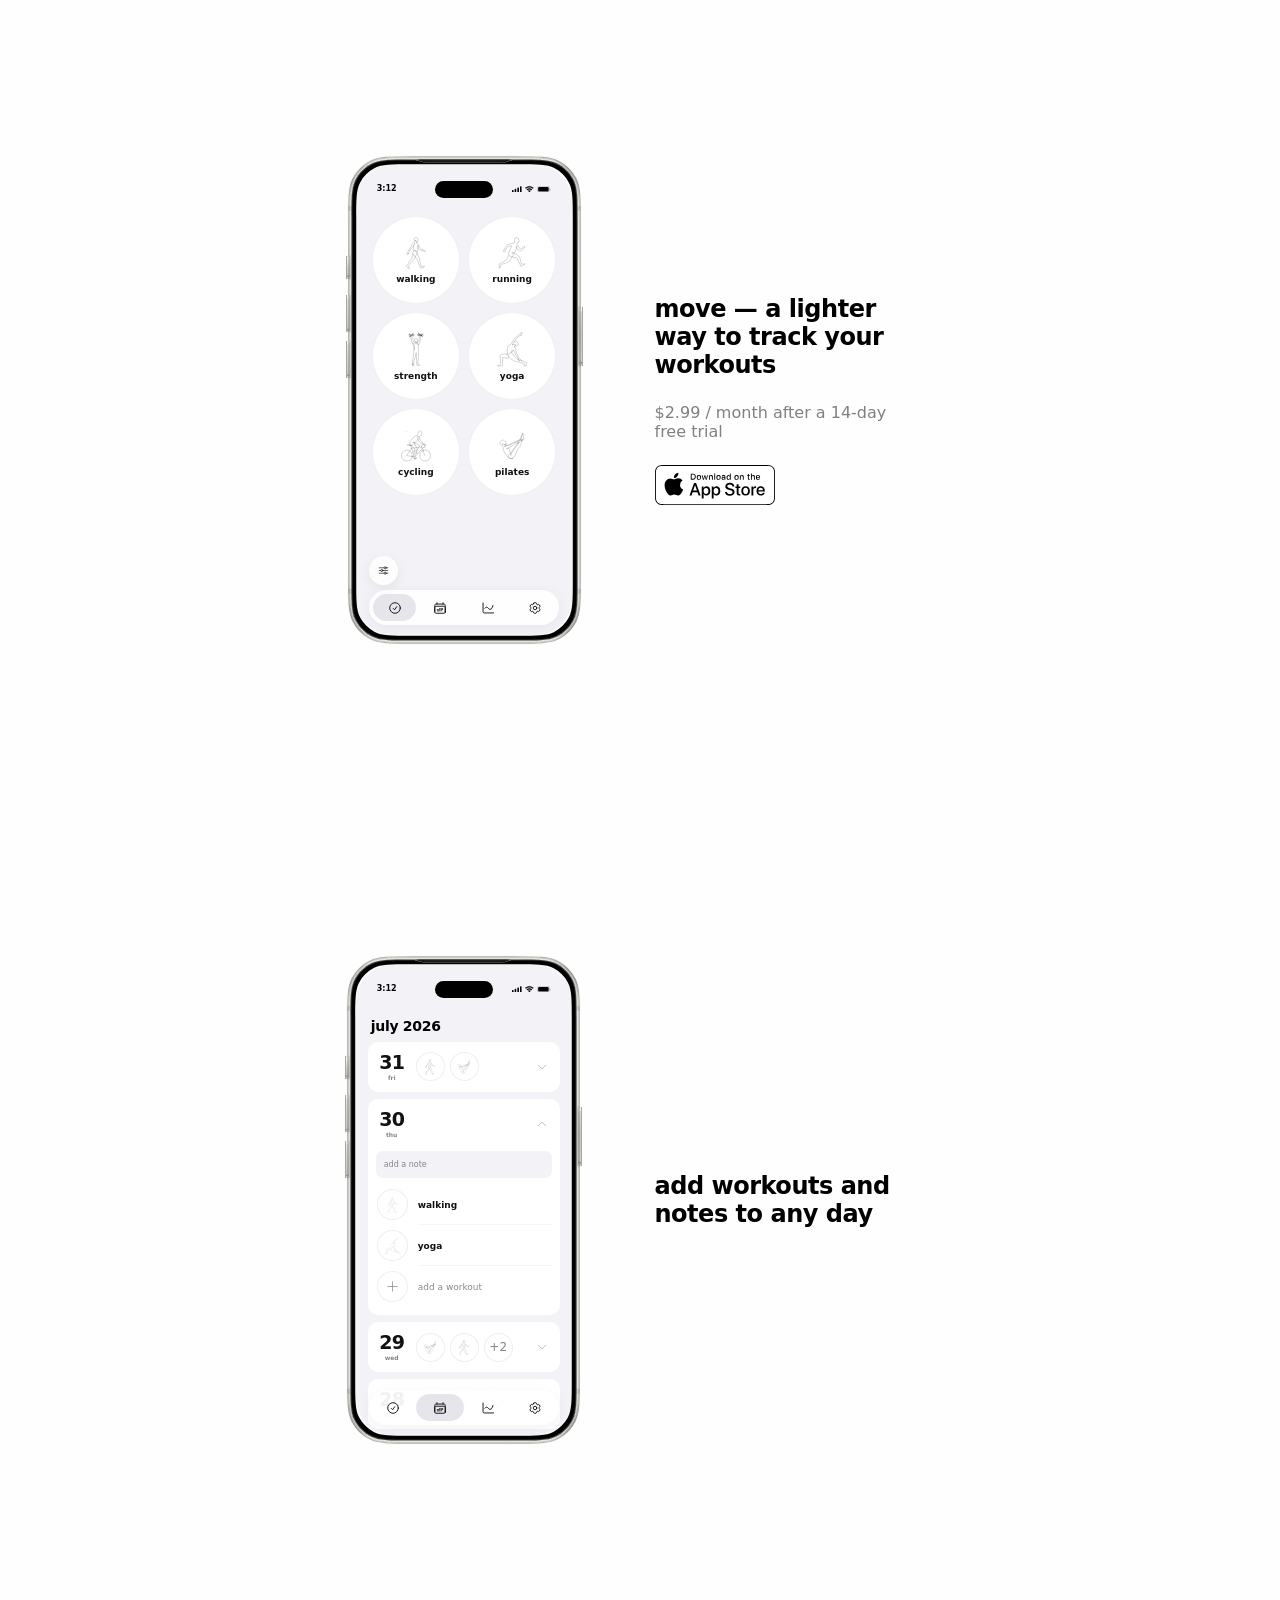
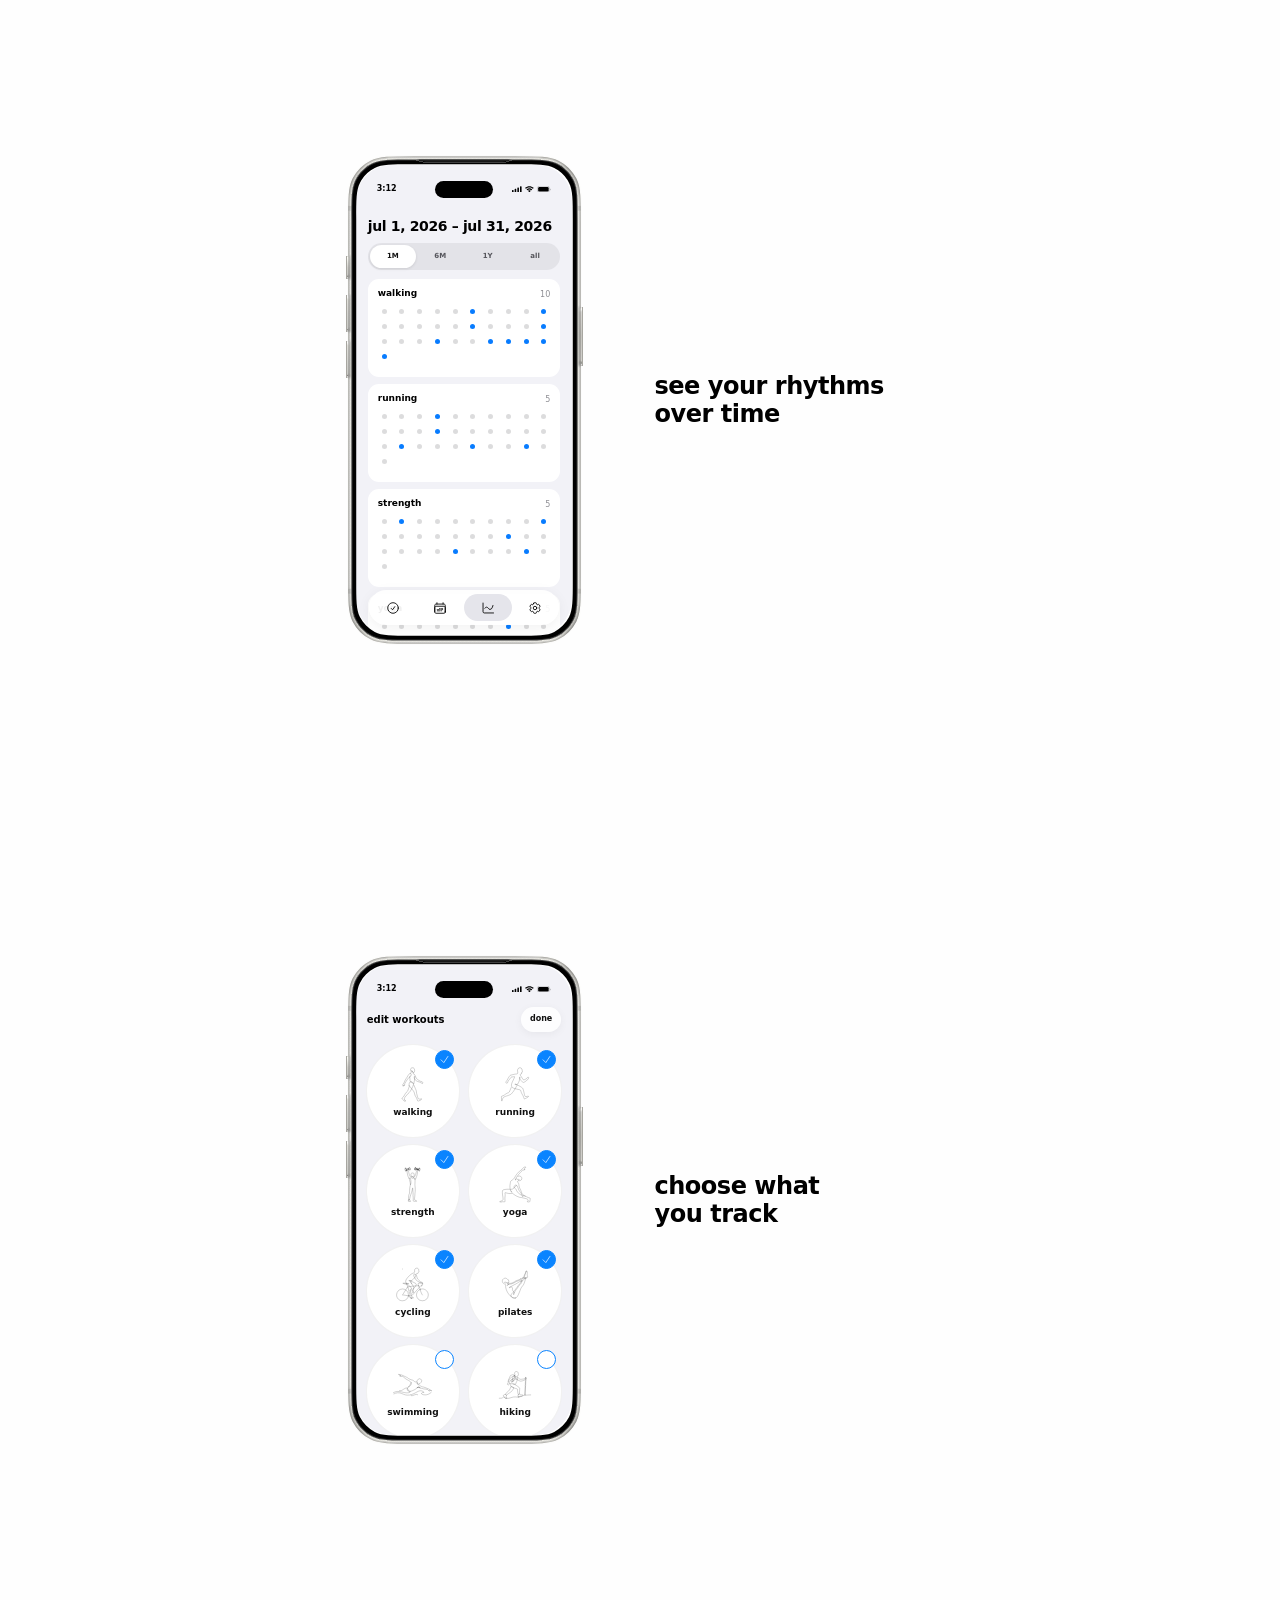
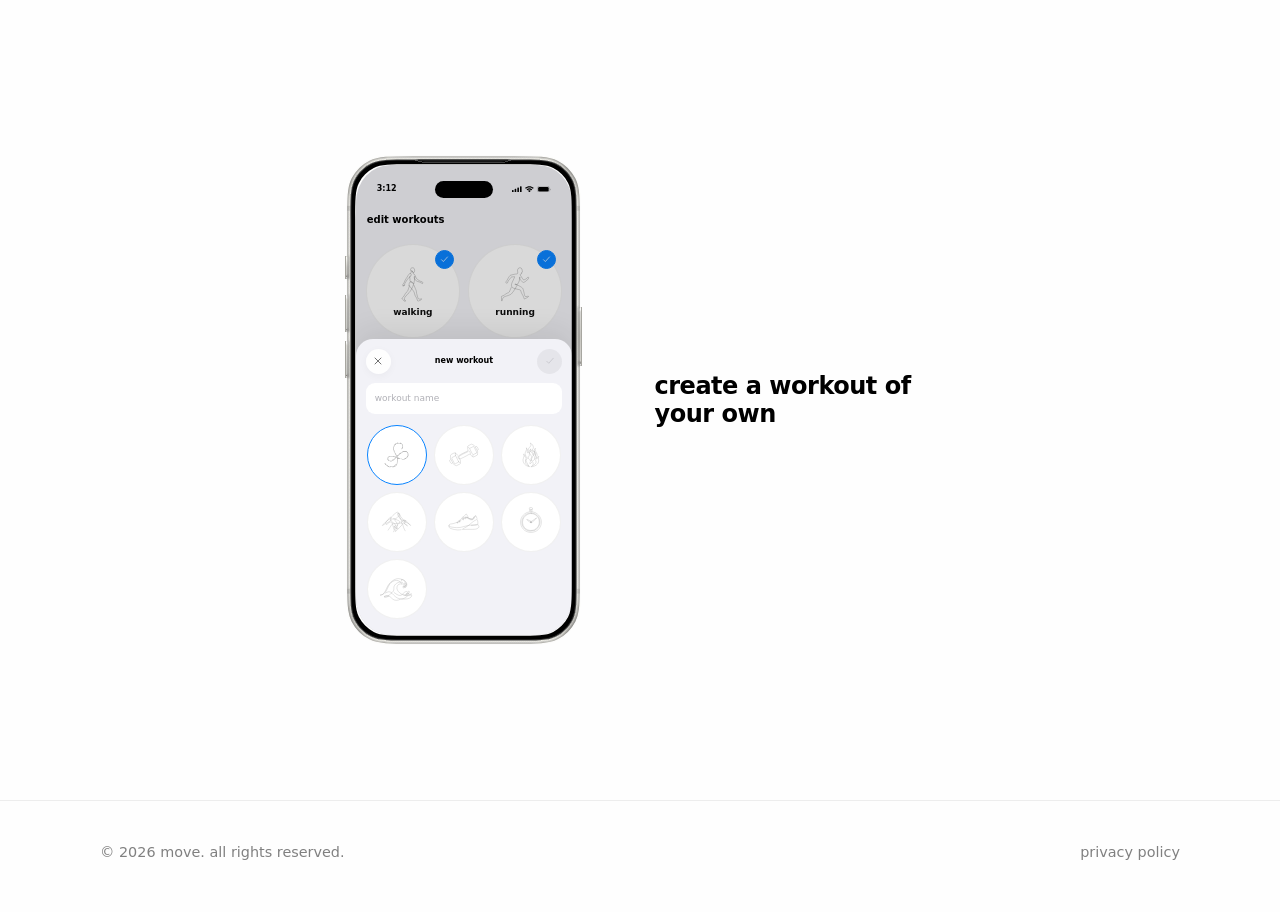
<file: index.html>
<!DOCTYPE html>
<html lang="en">
  <head>
    <meta charset="UTF-8" />
    <meta name="viewport" content="width=device-width, initial-scale=1.0" />
    <meta
      name="description"
      content="move app — a lighter way to track your workouts"
    />
    <title>move — a lighter way to track your workouts</title>
    <link rel="icon" href="favicon.svg" type="image/svg+xml" />
    <link rel="stylesheet" href="styles.css" />
    <script>
      if (!matchMedia("(prefers-reduced-motion: reduce)").matches) {
        document.documentElement.classList.add("js-reveal");
      }
    </script>
  </head>
  <body>
    <main class="landing">
      <section class="panel">
        <div class="panel-inner">
          <figure class="panel-phone demo-phone reveal" aria-label="Interactive demo of the move app workout screen">
            <div class="demo-screen">
              <div class="demo-status" aria-hidden="true">
                <span>3:12</span>
                <span class="demo-island"></span>
                <svg width="78" height="13" viewBox="0 0 78 13" fill="none" xmlns="http://www.w3.org/2000/svg">
                  <path fill-rule="evenodd" clip-rule="evenodd" d="M19.2 1.53301C19.2 0.899963 18.7224 0.38678 18.1333 0.38678H17.0667C16.4776 0.38678 16 0.899963 16 1.53301V11.467C16 12.1 16.4776 12.6132 17.0667 12.6132H18.1333C18.7224 12.6132 19.2 12.1 19.2 11.467V1.53301ZM11.7659 2.83206H12.8326C13.4217 2.83206 13.8992 3.35756 13.8992 4.0058V11.4395C13.8992 12.0877 13.4217 12.6132 12.8326 12.6132H11.7659C11.1768 12.6132 10.6992 12.0877 10.6992 11.4395V4.0058C10.6992 3.35756 11.1768 2.83206 11.7659 2.83206ZM7.43411 5.48111H6.36745C5.77834 5.48111 5.30078 6.0133 5.30078 6.66979V11.4245C5.30078 12.081 5.77834 12.6132 6.36745 12.6132H7.43411C8.02322 12.6132 8.50078 12.081 8.50078 11.4245V6.66979C8.50078 6.0133 8.02322 5.48111 7.43411 5.48111ZM2.13333 7.9264H1.06667C0.477563 7.9264 0 8.45099 0 9.0981V11.4415C0 12.0886 0.477563 12.6132 1.06667 12.6132H2.13333C2.72244 12.6132 3.2 12.0886 3.2 11.4415V9.0981C3.2 8.45099 2.72244 7.9264 2.13333 7.9264Z" fill="black" style="fill:black;fill-opacity:1;"/>
                  <path fill-rule="evenodd" clip-rule="evenodd" d="M34.7713 2.80216C37.2584 2.80226 39.6504 3.72435 41.4529 5.37783C41.5887 5.50548 41.8056 5.50387 41.9393 5.37422L43.2368 4.11075C43.3045 4.04499 43.3422 3.95591 43.3417 3.86323C43.3411 3.77055 43.3023 3.68191 43.2338 3.61691C38.5028 -0.757802 31.0391 -0.757802 26.3081 3.61691C26.2395 3.68186 26.2007 3.77047 26.2 3.86316C26.1994 3.95584 26.2371 4.04494 26.3047 4.11075L27.6026 5.37422C27.7362 5.50407 27.9533 5.50568 28.0889 5.37783C29.8917 3.72424 32.284 2.80215 34.7713 2.80216ZM34.768 7.02243C36.1253 7.02235 37.4342 7.53409 38.4403 8.45822C38.5764 8.58937 38.7907 8.58653 38.9234 8.45181L40.2107 7.1325C40.2785 7.0633 40.3161 6.96942 40.3151 6.87187C40.3141 6.77432 40.2746 6.68124 40.2055 6.61345C37.1416 3.7226 32.3969 3.7226 29.3331 6.61345C29.2639 6.68124 29.2244 6.77437 29.2235 6.87195C29.2225 6.96953 29.2603 7.0634 29.3282 7.1325L30.6151 8.45181C30.7478 8.58653 30.9622 8.58937 31.0982 8.45822C32.1037 7.5347 33.4115 7.023 34.768 7.02243ZM37.2924 9.81599C37.2943 9.92134 37.2572 10.0229 37.1899 10.0967L35.0133 12.5514C34.9495 12.6236 34.8625 12.6642 34.7717 12.6642C34.6809 12.6642 34.594 12.6236 34.5301 12.5514L32.3531 10.0967C32.2859 10.0229 32.2489 9.92125 32.2509 9.8159C32.2529 9.71055 32.2937 9.61079 32.3637 9.54017C33.7538 8.22628 35.7897 8.22628 37.1798 9.54017C37.2497 9.61084 37.2905 9.71064 37.2924 9.81599Z" fill="black" style="fill:black;fill-opacity:1;"/>
                  <rect opacity="0.35" x="50.8417" y="0.5" width="24" height="12" rx="3.8" stroke="black" style="stroke:black;stroke-opacity:1;"/>
                  <path opacity="0.4" d="M76.3417 4.78113V8.8566C77.1464 8.51143 77.6697 7.70847 77.6697 6.81886C77.6697 5.92926 77.1464 5.1263 76.3417 4.78113" fill="black" style="fill:black;fill-opacity:1;"/>
                  <rect x="52.3417" y="2" width="21" height="9" rx="2.5" fill="black" style="fill:black;fill-opacity:1;"/>
                  </svg>

              </div>

              <div class="demo-grid">
                <button class="demo-workout" type="button" data-workout="walking">
                  <span class="demo-workout-progress"></span>
                  <img src="images/workout-walking.svg" alt="" width="36" height="36" />
                  <span>walking</span>
                </button>
                <button class="demo-workout" type="button" data-workout="running">
                  <span class="demo-workout-progress"></span>
                  <img src="images/workout-running.svg" alt="" width="36" height="36" />
                  <span>running</span>
                </button>
                <button class="demo-workout" type="button" data-workout="strength">
                  <span class="demo-workout-progress"></span>
                  <img src="images/workout-lifting.svg" alt="" width="36" height="36" />
                  <span>strength</span>
                </button>
                <button class="demo-workout" type="button" data-workout="yoga">
                  <span class="demo-workout-progress"></span>
                  <img src="images/workout-yoga.svg" alt="" width="36" height="36" />
                  <span>yoga</span>
                </button>
                <button class="demo-workout" type="button" data-workout="cycling">
                  <span class="demo-workout-progress"></span>
                  <img src="images/workout-biking.svg" alt="" width="36" height="36" />
                  <span>cycling</span>
                </button>
                <button class="demo-workout" type="button" data-workout="pilates">
                  <span class="demo-workout-progress"></span>
                  <img src="images/workout-pilates.svg" alt="" width="36" height="36" />
                  <span>pilates</span>
                </button>
              </div>

              <div class="demo-toolbar" aria-hidden="true">
                <span class="demo-edit">
                  <svg viewBox="0 0 24 24" width="24" height="24" aria-hidden="true">
                    <path d="M4 7h9m4 0h3M4 12h3m4 0h9M4 17h9m4 0h3" />
                    <circle cx="15" cy="7" r="2" />
                    <circle cx="9" cy="12" r="2" />
                    <circle cx="15" cy="17" r="2" />
                  </svg>
                </span>
                <span class="demo-tabs">
                  <b><img src="images/tab-check.svg" alt="" /></b>
                  <i><img src="images/tab-calendar.svg" alt="" /></i>
                  <i><img src="images/tab-stats.svg" alt="" /></i>
                  <i><img src="images/tab-settings.svg" alt="" /></i>
                </span>
              </div>
              <p class="visually-hidden" aria-live="polite" data-demo-status></p>
            </div>
          </figure>
          <div class="panel-copy reveal">
            <h1>move — a lighter way to track your workouts</h1>
            <p class="panel-pricing">$2.99 / month after a 14-day free trial</p>
            <a
              class="app-store-badge"
              href="https://apps.apple.com/us/app/move-workout-tracker/id6801334936"
              target="_blank"
              rel="noopener noreferrer"
            >
              <img
                src="Download_on_the_App_Store_Badge_US-UK_RGB_wht_092917.svg"
                alt=""
                width="120"
                height="40"
              />
              <span class="visually-hidden">
                Download on the App Store (opens in a new tab)
              </span>
            </a>
          </div>
        </div>
      </section>

      <section class="panel">
        <div class="panel-inner">
          <figure class="panel-phone demo-phone calendar-demo-phone reveal" aria-label="Interactive demo of the move app calendar">
            <div class="demo-screen calendar-demo-screen" data-calendar-demo>
              <div data-calendar-status></div>

              <button class="calendar-sticky-header" type="button" tabindex="-1">july 2026</button>

              <div class="calendar-scroll" data-calendar-scroll>
                <h2 class="calendar-month-title">july 2026</h2>
                <div class="calendar-days" data-calendar-days></div>
              </div>

              <div class="calendar-toolbar" aria-hidden="true">
                <span class="demo-tabs">
                  <i><img src="images/tab-check.svg" alt="" /></i>
                  <b><img src="images/tab-calendar.svg" alt="" /></b>
                  <i><img src="images/tab-stats.svg" alt="" /></i>
                  <i><img src="images/tab-settings.svg" alt="" /></i>
                </span>
              </div>

              <div class="calendar-sheet-layer" data-calendar-sheet-layer hidden>
                <button class="calendar-sheet-backdrop" type="button" data-calendar-sheet-dismiss aria-label="Close"></button>
                <section class="calendar-sheet" role="dialog" aria-modal="true" aria-labelledby="calendar-sheet-title">
                  <header class="calendar-sheet-header">
                    <h3 id="calendar-sheet-title" data-calendar-sheet-title></h3>
                    <button class="calendar-sheet-close" type="button" data-calendar-sheet-close aria-label="Close">×</button>
                  </header>
                  <div class="calendar-workout-picker" data-calendar-workout-picker></div>
                </section>
              </div>

              <div class="calendar-sheet-layer" data-note-sheet-layer hidden>
                <button class="calendar-sheet-backdrop" type="button" data-note-cancel aria-label="Cancel"></button>
                <section class="calendar-sheet calendar-note-sheet" role="dialog" aria-modal="true" aria-labelledby="note-sheet-title">
                  <header class="calendar-sheet-header calendar-note-header">
                    <button class="calendar-sheet-close" type="button" data-note-cancel aria-label="Cancel">×</button>
                    <h3 id="note-sheet-title" data-note-sheet-title></h3>
                    <button class="calendar-note-save" type="button" data-note-save aria-label="Save note">✓</button>
                  </header>
                  <textarea data-note-input aria-label="Note"></textarea>
                </section>
              </div>
            </div>
          </figure>
          <p class="panel-copy reveal">add workouts and notes to any day</p>
        </div>
      </section>

      <section class="panel">
        <div class="panel-inner">
          <figure class="panel-phone demo-phone stats-demo-phone reveal" aria-label="Interactive demo of move workout statistics">
            <div class="demo-screen stats-demo-screen" data-stats-demo>
              <div data-stats-status></div>

              <div class="stats-sticky-header" data-stats-sticky-title></div>

              <div class="stats-scroll" data-stats-scroll>
                <h2 class="stats-date-title" data-stats-date-title></h2>
                <div class="stats-range-picker" role="group" aria-label="History range">
                  <button type="button" data-stats-range="month" aria-pressed="true">1M</button>
                  <button type="button" data-stats-range="sixMonths" aria-pressed="false">6M</button>
                  <button type="button" data-stats-range="year" aria-pressed="false">1Y</button>
                  <button type="button" data-stats-range="allTime" aria-pressed="false">all</button>
                </div>
                <div class="stats-cards" data-stats-cards></div>
              </div>

              <div class="stats-toolbar" aria-hidden="true">
                <span class="demo-tabs">
                  <i><img src="images/tab-check.svg" alt="" /></i>
                  <i><img src="images/tab-calendar.svg" alt="" /></i>
                  <b><img src="images/tab-stats.svg" alt="" /></b>
                  <i><img src="images/tab-settings.svg" alt="" /></i>
                </span>
              </div>
            </div>
          </figure>
          <p class="panel-copy reveal">see your rhythms over time</p>
        </div>
      </section>

      <section class="panel">
        <div class="panel-inner">
          <figure class="panel-phone demo-phone workout-editor-demo-phone reveal" aria-label="Interactive demo for choosing which workouts to track">
            <div class="demo-screen workout-editor-demo-screen" data-workout-editor-demo>
              <div data-workout-editor-status></div>

              <section class="workout-editor-view is-active" data-workout-editor-view aria-label="Edit workouts">
                <header class="workout-editor-header">
                  <strong>edit workouts</strong>
                  <button type="button" data-workout-editor-done>done</button>
                </header>
                <div class="workout-editor-scroll" data-workout-editor-scroll>
                  <div class="workout-editor-grid" data-workout-editor-grid></div>
                </div>
              </section>

              <section class="workout-complete-view" data-workout-complete-view aria-label="Complete a workout" aria-hidden="true">
                <div class="demo-grid workout-editor-complete-grid" data-workout-complete-grid></div>
                <div class="demo-toolbar workout-editor-toolbar">
                  <button class="demo-edit workout-editor-edit-button" type="button" data-workout-editor-open aria-label="Edit workouts">
                    <svg viewBox="0 0 24 24" width="24" height="24" aria-hidden="true">
                      <path d="M4 7h9m4 0h3M4 12h3m4 0h9M4 17h9m4 0h3" />
                      <circle cx="15" cy="7" r="2" />
                      <circle cx="9" cy="12" r="2" />
                      <circle cx="15" cy="17" r="2" />
                    </svg>
                  </button>
                  <span class="demo-tabs" aria-hidden="true">
                    <b><img src="images/tab-check.svg" alt="" /></b>
                    <i><img src="images/tab-calendar.svg" alt="" /></i>
                    <i><img src="images/tab-stats.svg" alt="" /></i>
                    <i><img src="images/tab-settings.svg" alt="" /></i>
                  </span>
                </div>
              </section>

              <p class="visually-hidden" aria-live="polite" data-workout-editor-announcement></p>
            </div>
          </figure>
          <p class="panel-copy reveal">choose what you track</p>
        </div>
      </section>

      <section class="panel">
        <div class="panel-inner">
          <figure class="panel-phone demo-phone custom-workout-demo-phone reveal" aria-label="Interactive demo for creating a custom workout">
            <div class="demo-screen custom-workout-demo-screen" data-custom-workout-demo>
              <div data-custom-workout-status></div>

              <header class="custom-workout-editor-header">
                <strong>edit workouts</strong>
              </header>

              <div class="custom-workout-editor-scroll" data-custom-workout-scroll>
                <div class="workout-editor-grid" data-custom-workout-grid></div>
              </div>

              <div class="custom-workout-sheet-layer is-open" data-custom-workout-layer aria-hidden="false">
                <button class="custom-workout-backdrop" type="button" data-custom-workout-cancel aria-label="Close new workout editor"></button>
                <form class="custom-workout-sheet" data-custom-workout-form aria-labelledby="custom-workout-title">
                  <header class="custom-workout-sheet-header">
                    <button class="custom-workout-sheet-button" type="button" data-custom-workout-cancel aria-label="Cancel">
                      <svg viewBox="0 0 24 24" width="24" height="24" aria-hidden="true"><path d="M6 6l12 12M18 6 6 18" /></svg>
                    </button>
                    <h3 id="custom-workout-title">new workout</h3>
                    <button class="custom-workout-sheet-button is-save" type="submit" data-custom-workout-save aria-label="Save workout" disabled>
                      <svg viewBox="0 0 24 24" width="24" height="24" aria-hidden="true"><path d="m5.5 12.5 4 4 9-10" /></svg>
                    </button>
                  </header>

                  <input
                    class="custom-workout-name"
                    type="text"
                    data-custom-workout-name
                    placeholder="workout name"
                    aria-label="Workout name"
                    autocomplete="off"
                    autocapitalize="words"
                  />
                  <div class="custom-workout-icon-grid" data-custom-workout-icons role="radiogroup" aria-label="Workout illustration"></div>
                </form>
              </div>

              <p class="visually-hidden" aria-live="polite" data-custom-workout-announcement></p>
            </div>
          </figure>
          <p class="panel-copy reveal">create a workout of your own</p>
        </div>
      </section>
    </main>

    <footer class="site-footer">
      <div class="container footer-inner">
        <p>&copy; 2026 move. all rights reserved.</p>
        <nav class="footer-links" aria-label="Footer">
          <a href="privacy.html">privacy policy</a>
        </nav>
      </div>
    </footer>
    <script src="reveal.js"></script>
    <script src="demo-data.js"></script>
    <script src="demo.js"></script>
    <script src="calendar-demo.js"></script>
    <script src="stats-demo.js"></script>
    <script src="workout-editor-demo.js"></script>
    <script src="custom-workout-demo.js"></script>
  </body>
</html>
</file>
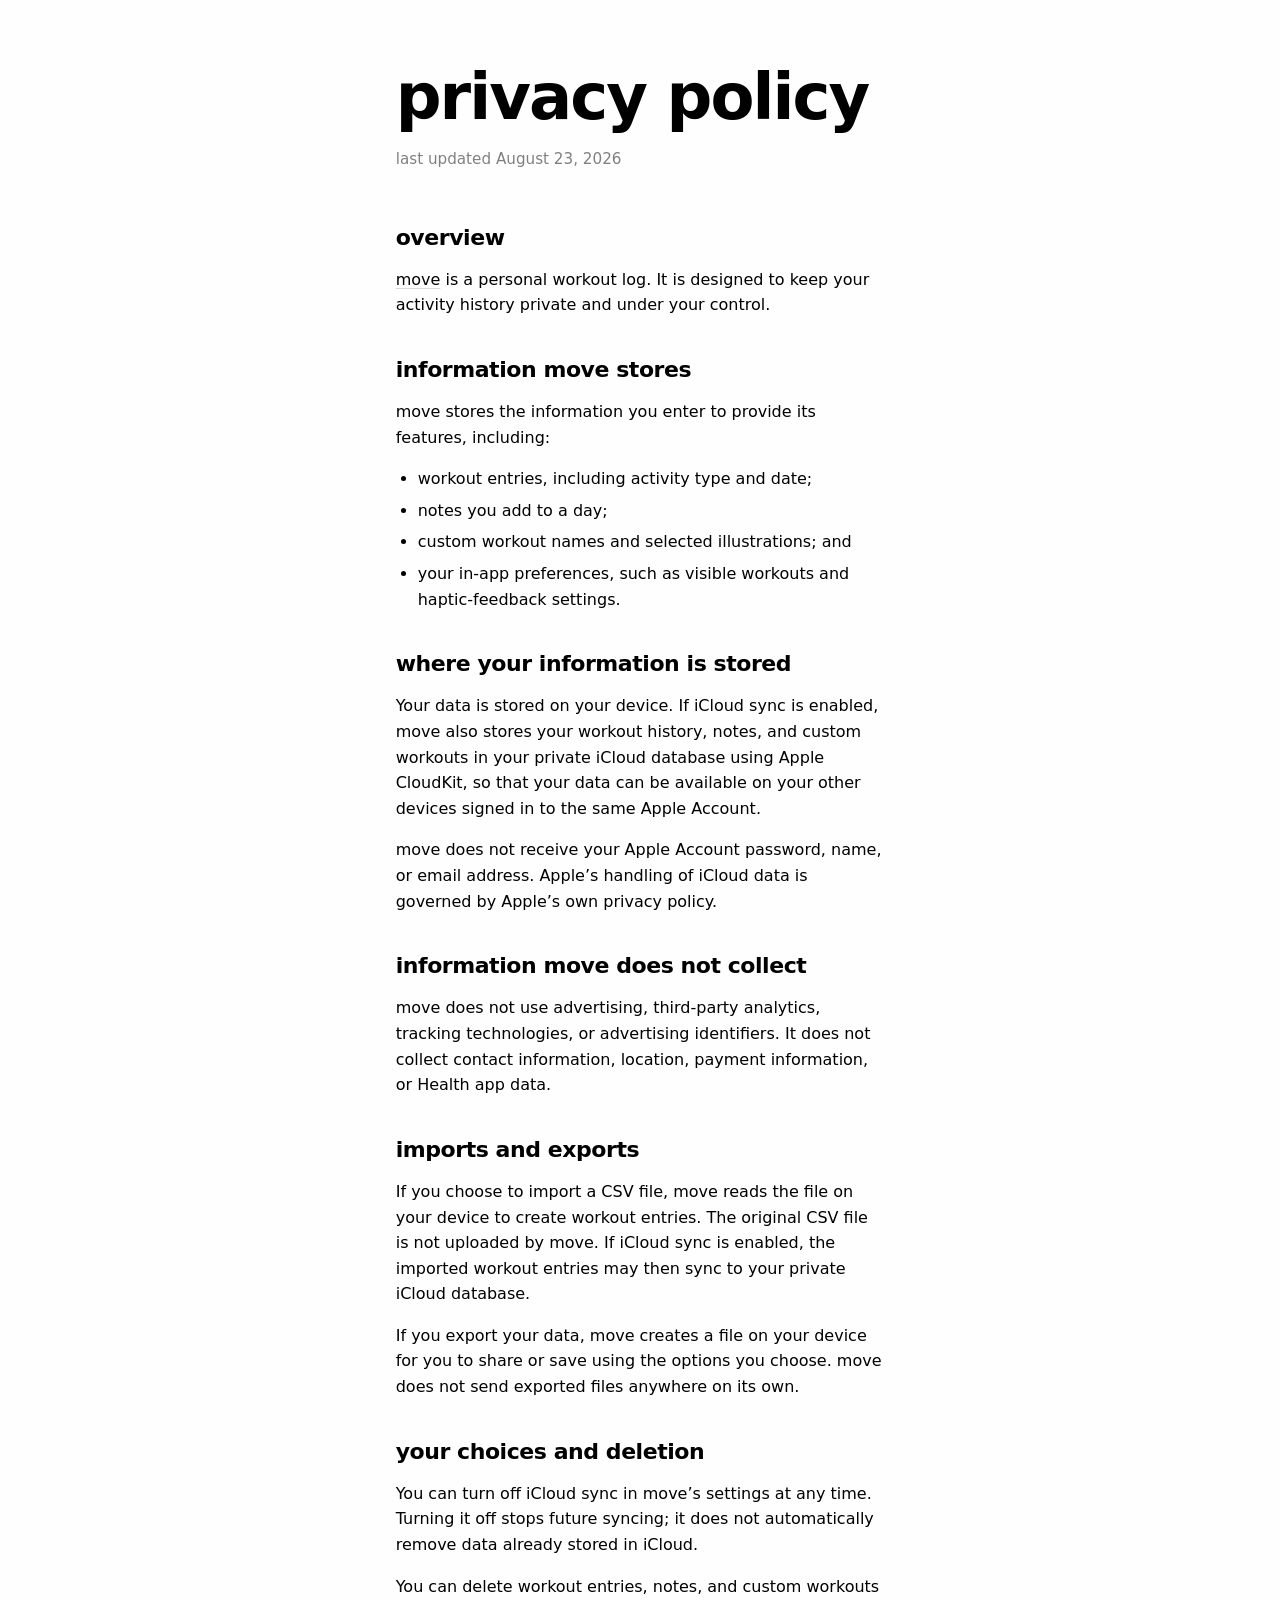
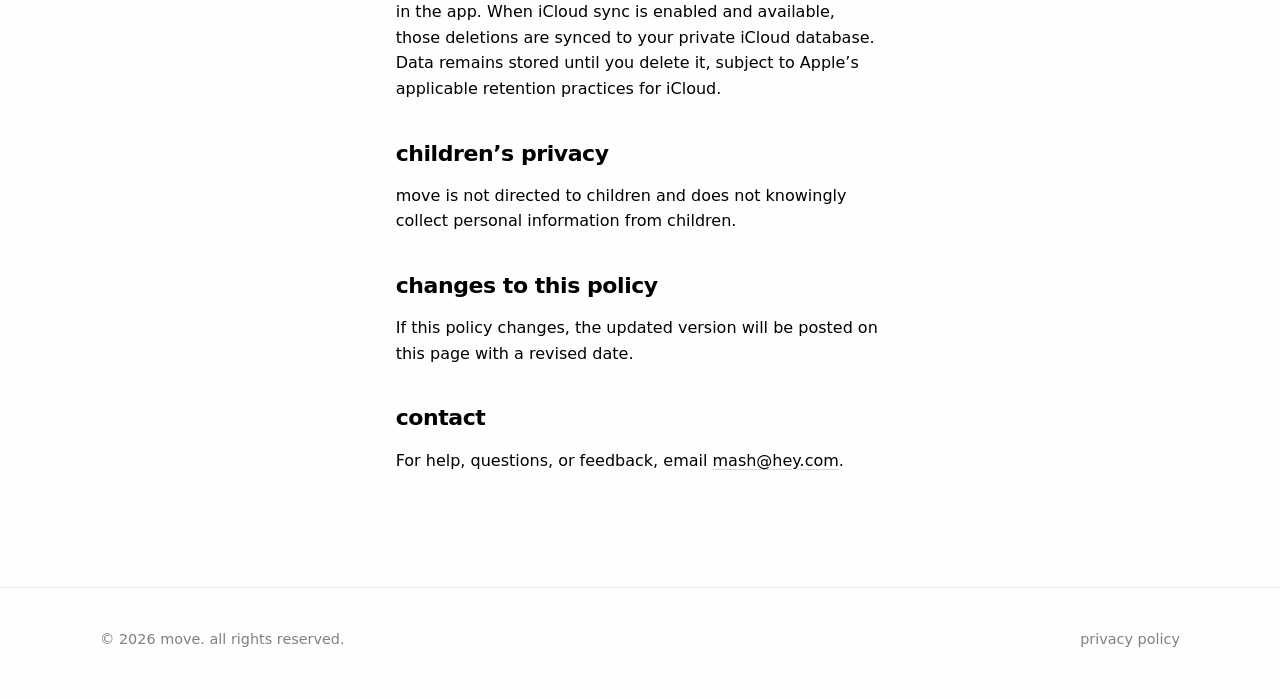
<file: privacy.html>
<!DOCTYPE html>
<html lang="en">
  <head>
    <meta charset="UTF-8" />
    <meta name="viewport" content="width=device-width, initial-scale=1.0" />
    <meta name="description" content="move Privacy Policy" />
    <title>privacy policy</title>
    <link rel="icon" href="favicon.svg" type="image/svg+xml" />
    <link rel="stylesheet" href="styles.css" />
    <script>
      if (!matchMedia("(prefers-reduced-motion: reduce)").matches) {
        document.documentElement.classList.add("js-reveal");
      }
    </script>
  </head>
  <body>

    <main class="legal-page">
      <div class="container legal-inner">
        <h1 class="reveal reveal--sm">privacy policy</h1>
        <p class="updated reveal reveal--sm">last updated August 23, 2026</p>

        <div class="legal-body reveal">
        <section class="legal-section">
          <h2>overview</h2>
          <p><a href="index.html">move</a> is a personal workout log. It is designed to keep your activity history private and under your control.</p>
        </section>

        <section class="legal-section">
          <h2>information move stores</h2>
          <p>move stores the information you enter to provide its features, including:</p>
          <ul>
            <li>workout entries, including activity type and date;</li>
            <li>notes you add to a day;</li>
            <li>custom workout names and selected illustrations; and</li>
            <li>your in-app preferences, such as visible workouts and haptic-feedback settings.</li>
          </ul>
        </section>

        <section class="legal-section">
          <h2>where your information is stored</h2>
          <p>Your data is stored on your device. If iCloud sync is enabled, move also stores your workout history, notes, and custom workouts in your private iCloud database using Apple CloudKit, so that your data can be available on your other devices signed in to the same Apple Account.</p>
          <p>move does not receive your Apple Account password, name, or email address. Apple’s handling of iCloud data is governed by Apple’s own privacy policy.</p>
        </section>

        <section class="legal-section">
          <h2>information move does not collect</h2>
          <p>move does not use advertising, third-party analytics, tracking technologies, or advertising identifiers. It does not collect contact information, location, payment information, or Health app data.</p>
        </section>

        <section class="legal-section">
          <h2>imports and exports</h2>
          <p>If you choose to import a CSV file, move reads the file on your device to create workout entries. The original CSV file is not uploaded by move. If iCloud sync is enabled, the imported workout entries may then sync to your private iCloud database.</p>
          <p>If you export your data, move creates a file on your device for you to share or save using the options you choose. move does not send exported files anywhere on its own.</p>
        </section>

        <section class="legal-section">
          <h2>your choices and deletion</h2>
          <p>You can turn off iCloud sync in move’s settings at any time. Turning it off stops future syncing; it does not automatically remove data already stored in iCloud.</p>
          <p>You can delete workout entries, notes, and custom workouts in the app. When iCloud sync is enabled and available, those deletions are synced to your private iCloud database. Data remains stored until you delete it, subject to Apple’s applicable retention practices for iCloud.</p>
        </section>

        <section class="legal-section">
          <h2>children’s privacy</h2>
          <p>move is not directed to children and does not knowingly collect personal information from children.</p>
        </section>

        <section class="legal-section">
          <h2>changes to this policy</h2>
          <p>If this policy changes, the updated version will be posted on this page with a revised date.</p>
        </section>

        <section class="legal-section" id="contact">
          <h2>contact</h2>
          <p>For help, questions, or feedback, email <a href="mailto:mash@hey.com">mash@hey.com</a>.</p>
        </section>
        </div>
      </div>
    </main>

    <footer class="site-footer">
      <div class="container footer-inner">
        <p>&copy; 2026 move. all rights reserved.</p>
        <nav class="footer-links" aria-label="Footer">
          <a href="privacy.html">privacy policy</a>
        </nav>
      </div>
    </footer>
    <script src="reveal.js"></script>
  </body>
</html>
</file>
<file: styles.css>
*,
*::before,
*::after {
  box-sizing: border-box;
}

:root {
  --bg: #fefefe;
  --text: #000000;
  --muted: hsl(0, 0%, 50%);
  --accent: #1f7a4d;
  --accent-dark: #16653e;
  --border: hsl(0, 0%, 93%);
  --max-width: 1080px;
  --ease-out-soft: cubic-bezier(0.22, 1, 0.36, 1);

  /* Must stay under the resting clearance above each demo's first line of
     text, so nothing looks washed out at scrollTop 0. */
  --demo-scroll-fade: 14px;
}

body {
  margin: 0;
  min-height: 100svh;
  display: flex;
  flex-direction: column;
  font-family: system-ui, -apple-system, BlinkMacSystemFont, "Segoe UI", sans-serif;
  color: var(--text);
  background: var(--bg);
  line-height: 1.6;
}

main {
  flex: 1;
}

a {
  color: inherit;
  text-decoration: none;
}

img {
  display: block;
  max-width: 100%;
  height: auto;
}

.container {
  width: min(100% - 2rem, var(--max-width));
  margin-inline: auto;
}

.site-header {
  position: sticky;
  top: 0;
  z-index: 10;
  background: rgba(254, 254, 254, 0.9);
  backdrop-filter: blur(10px);
  border-bottom: 1px solid var(--border);
}

.header-inner {
  display: flex;
  align-items: center;
  justify-content: space-between;
  padding: 1rem 0;
}

.logo {
  font-weight: 600;
  font-size: 1.25rem;
  letter-spacing: -0.02em;
}

h1 {
  margin: 0 0 1rem;
  font-size: clamp(2.5rem, 6vw, 4rem);
  font-weight: 600;
  line-height: 1.05;
  letter-spacing: -0.03em;
}

.landing {
  display: flex;
  flex-direction: column;
}

.panel {
  display: flex;
  align-items: center;
  justify-content: center;
  min-height: min(800px, 100svh);
  padding: 3rem 1.5rem;
}

.panel-inner {
  display: flex;
  flex-direction: column;
  align-items: center;
  gap: 3rem;
  width: min(100%, 558px);
}

.panel-phone {
  flex: 0 0 auto;
  margin: 0;
  width: min(100%, 237px);
  overflow: hidden;
  border-radius: 2.5rem;
}

.panel-phone img {
  width: 100%;
}

.demo-phone {
  position: relative;
  aspect-ratio: 440 / 916;
  overflow: visible;
  padding: 0;
  border-radius: 0;
  background: transparent;
  box-shadow: none;
  user-select: none;
  -webkit-user-select: none;
  -webkit-touch-callout: none;
}

.demo-phone::after {
  position: absolute;
  z-index: 10;
  inset: 0;
  background: url("images/iphone-17-pro-silver.svg") center / 100% 100% no-repeat;
  content: "";
  pointer-events: none;
}

.demo-screen {
  position: absolute;
  z-index: 1;
  top: 2.2926%;
  left: 4.3182%;
  width: 91.3636%;
  height: 95.4148%;
  overflow: hidden;
  border-radius: 16% / 7.8%;
  background: #f2f2f7;
  padding: 10px 16px 15px;
}

.demo-status {
  display: grid;
  grid-template-columns: 1fr 1fr 1fr;
  align-items: center;
  height: 29px;
  padding-inline: 5px;
  font-size: 8px;
  font-weight: 700;
  line-height: 1;
}

.demo-status > svg {
  display: block;
  width: 39px;
  height: auto;
  justify-self: end;
}

.demo-island {
  width: 58px;
  height: 17px;
  justify-self: center;
  border-radius: 999px;
  background: #000;
}

.demo-grid {
  display: grid;
  grid-template-columns: repeat(2, 1fr);
  gap: 8px;
  margin-top: 12px;
}

/* Decorative icons: keep the hold target on the button so a long press can't
   open the image callout menu. */
.demo-screen img {
  pointer-events: none;
  -webkit-user-drag: none;
}

/* Typable fields opt back out: they need a caret, selection, and the paste
   callout that the demo frame suppresses for its icons. */
.demo-screen input,
.demo-screen textarea {
  user-select: text;
  -webkit-user-select: text;
  -webkit-touch-callout: default;
}

.demo-workout {
  --hold-progress: 0deg;
  position: relative;
  display: flex;
  aspect-ratio: 1;
  min-width: 0;
  appearance: none;
  flex-direction: column;
  align-items: center;
  justify-content: center;
  gap: 4px;
  padding: 0;
  border: 1px solid rgb(60 60 67 / 7%);
  border-radius: 50%;
  color: #111;
  background: #fff;
  font: inherit;
  font-size: 9px;
  font-weight: 600;
  line-height: 1;
  cursor: pointer;
  touch-action: manipulation;
  -webkit-tap-highlight-color: transparent;
  transition: transform 160ms var(--ease-out-soft);
}

.demo-workout img {
  width: 42%;
  height: 42%;
  object-fit: contain;
}

.demo-workout-progress {
  position: absolute;
  z-index: 1;
  inset: -2px;
  border-radius: 50%;
  pointer-events: none;
  background: conic-gradient(from 0deg, #087cff var(--hold-progress), transparent 0);
  -webkit-mask: radial-gradient(farthest-side, transparent calc(100% - 3px), #000 0);
  mask: radial-gradient(farthest-side, transparent calc(100% - 3px), #000 0);
  opacity: 0;
}

.demo-workout.is-holding {
  transform: scale(0.975);
  transition-duration: 80ms;
}

.demo-workout.is-holding .demo-workout-progress,
.demo-workout.is-complete .demo-workout-progress {
  opacity: 1;
}

.demo-workout.is-complete .demo-workout-progress {
  --hold-progress: 360deg;
}

.demo-workout:focus-visible {
  outline: 2px solid #087cff;
  outline-offset: 3px;
}

.demo-particle {
  position: absolute;
  z-index: 2;
  top: 50%;
  left: 50%;
  width: var(--particle-size);
  height: var(--particle-size);
  border-radius: 50%;
  background: #087cff;
  pointer-events: none;
  animation: demo-particle 480ms ease-out forwards;
}

.demo-toolbar {
  position: absolute;
  right: 13px;
  bottom: 10px;
  left: 13px;
  height: 35px;
  color: #151515;
  font-size: 12px;
}

.demo-edit {
  position: absolute;
  bottom: 40px;
  display: grid;
  width: 29px;
  height: 29px;
  place-items: center;
  border-radius: 50%;
  background: rgb(255 255 255 / 88%);
  box-shadow: 0 3px 12px rgb(0 0 0 / 7%);
}

.demo-edit svg {
  width: 13px;
  height: 13px;
  fill: none;
  stroke: currentColor;
  stroke-linecap: round;
  stroke-linejoin: round;
  stroke-width: 1.2;
}

.demo-tabs {
  display: grid;
  height: 100%;
  grid-template-columns: repeat(4, 1fr);
  align-items: center;
  border-radius: 999px;
  background: rgb(255 255 255 / 90%);
  box-shadow: 0 3px 14px rgb(0 0 0 / 6%);
}

.demo-tabs b,
.demo-tabs i {
  display: grid;
  height: 27px;
  place-items: center;
  border-radius: 999px;
  font-style: normal;
}

.demo-tabs img {
  width: 14px;
  height: 14px;
  object-fit: contain;
}

.demo-tabs b {
  margin-left: 4px;
  background: #e5e5eb;
}

/* Calendar demo */
.calendar-demo-screen {
  padding: 0;
}

.calendar-demo-screen > .demo-status {
  position: absolute;
  z-index: 8;
  top: 10px;
  right: 16px;
  left: 16px;
}

.calendar-scroll {
  position: absolute;
  inset: 39px 0 0;
  overflow-y: auto;
  overscroll-behavior: contain;
  scrollbar-width: none;
  padding: 8px 12px 61px;
  -webkit-mask-image: linear-gradient(to bottom, transparent 0, #000 var(--demo-scroll-fade));
  mask-image: linear-gradient(to bottom, transparent 0, #000 var(--demo-scroll-fade));
  -webkit-overflow-scrolling: touch;
}

.calendar-scroll::-webkit-scrollbar {
  display: none;
}

.calendar-month-title {
  margin: 0;
  padding: 7px 3px 8px;
  font-size: 14px;
  font-weight: 700;
  line-height: 1.1;
  letter-spacing: -0.02em;
  text-transform: lowercase;
}

.calendar-sticky-header {
  position: absolute;
  z-index: 7;
  top: 39px;
  right: 0;
  left: 0;
  height: 33px;
  padding: 0 16px 7px;
  border: 0;
  color: #111;
  background: linear-gradient(#f2f2f7 35%, rgb(242 242 247 / 0%));
  font: inherit;
  font-size: 8px;
  font-weight: 650;
  opacity: 0;
  pointer-events: none;
  transition: opacity 160ms ease-in-out;
}

.calendar-demo-screen.is-header-collapsed .calendar-sticky-header {
  opacity: 1;
}

.calendar-days {
  display: grid;
  gap: 7px;
}

.calendar-day {
  overflow: hidden;
  border-radius: 10px;
  background: #fff;
}

.calendar-day-summary {
  display: grid;
  width: 100%;
  min-height: 50px;
  grid-template-columns: 34px 1fr 22px;
  align-items: center;
  gap: 7px;
  padding: 7px;
  border: 0;
  color: #111;
  background: transparent;
  font: inherit;
  text-align: left;
  cursor: pointer;
}

.calendar-day-number {
  display: grid;
  justify-items: center;
  line-height: 1;
}

.calendar-day-number strong {
  font-size: 19px;
  font-weight: 650;
  letter-spacing: -0.04em;
}

.calendar-day-number small {
  margin-top: 3px;
  color: #85858b;
  font-size: 6px;
  font-weight: 600;
  text-transform: lowercase;
}

.calendar-preview-icons {
  display: flex;
  min-width: 0;
  gap: 5px;
}

.calendar-preview-icon,
.calendar-workout-icon,
.calendar-add-icon {
  display: grid;
  flex: 0 0 auto;
  place-items: center;
  border: 1px solid rgb(60 60 67 / 8%);
  border-radius: 50%;
  background: #fff;


}

.calendar-preview-icon {
  width: 29px;
  height: 29px;
  font-size: 12px;
  color: #85858b;
}

.calendar-preview-icon img {
  width: 66%;
  height: 66%;
  object-fit: contain;
}

.calendar-chevron {
  display: grid;
  width: 22px;
  height: 22px;
  place-items: center;
  color: #94949b;
  transform: rotate(0);
  transform-origin: center;
  transition: transform 200ms cubic-bezier(0.645, 0.045, 0.355, 1);
}

.calendar-chevron svg {
  width: 12px;
  height: 12px;
  fill: none;
  stroke: currentColor;
  stroke-linecap: round;
  stroke-linejoin: round;
  stroke-width: 1.2;
}

.calendar-day.is-expanded .calendar-chevron {
  transform: rotate(180deg);
}

.calendar-day.is-expanded .calendar-preview-icons {
  visibility: hidden;
}

.calendar-day-details {
  display: grid;
  grid-template-rows: 0fr;
  opacity: 0;
  transition:
    grid-template-rows 240ms var(--ease-out-soft),
    opacity 160ms ease;
}

.calendar-day.is-expanded .calendar-day-details {
  grid-template-rows: 1fr;
  opacity: 1;
}

.calendar-day-details-inner {
  min-height: 0;
  overflow: hidden;
  padding: 0 8px;
}

.calendar-day.is-expanded .calendar-day-details-inner {
  padding-bottom: 8px;
}

.calendar-note-button {
  width: 100%;
  min-height: 27px;
  margin-bottom: 6px;
  padding: 6px 8px;
  overflow: hidden;
  border: 0;
  border-radius: 7px;
  color: #85858b;
  background: #f2f2f7;
  font: inherit;
  font-size: 8px;
  line-height: 1.25;
  text-align: left;
  text-overflow: ellipsis;
  white-space: nowrap;
  cursor: pointer;
}

.calendar-note-button.has-note {
  color: #111;
}

.calendar-workout-row,
.calendar-add-workout {
  position: relative;
  display: grid;
  width: 100%;
  min-height: 41px;
  grid-template-columns: 34px 1fr;
  align-items: center;
  gap: 7px;
  padding: 4px 1px;
  border: 0;
  border-bottom: 0;
  color: #111;
  background: transparent;
  font: inherit;
  font-size: 9px;
  font-weight: 600;
  text-align: left;
}

.calendar-workout-row::after {
  position: absolute;
  right: 0;
  bottom: 0;
  left: 42px;
  height: 1px;
  background: rgb(60 60 67 / 5%);
  content: "";
}

.calendar-workout-icon,
.calendar-add-icon {
  width: 31px;
  height: 31px;
}

.calendar-workout-icon img {
  width: 65%;
  height: 65%;
  object-fit: contain;
  opacity: 0.6;
}

.calendar-add-workout {
  border-bottom: 0;
  color: #898990;
  font-weight: 400;
  cursor: pointer;
}

.calendar-add-icon {
  font-size: 17px;
}

.calendar-add-icon svg {
  width: 15px;
  height: 15px;
  fill: none;
  stroke: currentColor;
  stroke-linecap: round;
  stroke-linejoin: round;
  stroke-width: 1.2;
}

.calendar-toolbar {
  position: absolute;
  z-index: 6;
  right: 13px;
  bottom: 10px;
  left: 13px;
  height: 35px;
}

.calendar-toolbar .demo-tabs {
  background: rgb(255 255 255 / 94%);
}

.calendar-toolbar .demo-tabs b {
  margin: 0;
}

.calendar-sheet-layer[hidden] {
  display: none;
}

.calendar-sheet-layer {
  position: absolute;
  z-index: 20;
  inset: 0;
}

.calendar-sheet-backdrop {
  position: absolute;
  inset: 0;
  width: 100%;
  border: 0;
  background: rgb(0 0 0 / 14%);
  animation: calendar-fade-in 180ms ease-out;
}

.calendar-sheet {
  position: absolute;
  right: 0;
  bottom: 0;
  left: 0;
  min-height: 63%;
  max-height: 78%;
  padding: 12px;
  border-radius: 15px 15px 0 0;
  background: #f2f2f7;
  box-shadow: 0 -8px 28px rgb(0 0 0 / 10%);
  animation: calendar-sheet-in 320ms cubic-bezier(0.32, 0.72, 0, 1);
}

.calendar-sheet-header {
  display: grid;
  grid-template-columns: 1fr auto;
  align-items: center;
  min-height: 28px;
  gap: 8px;
  margin-bottom: 8px;
}

.calendar-sheet-header h3 {
  margin: 0;
  overflow: hidden;
  font-size: 8px;
  font-weight: 650;
  text-overflow: ellipsis;
  white-space: nowrap;
}

.calendar-sheet-close,
.calendar-note-save {
  display: grid;
  width: 25px;
  height: 25px;
  padding: 0;
  place-items: center;
  border: 0;
  border-radius: 50%;
  color: #4c4c51;
  background: rgb(255 255 255 / 88%);
  font: inherit;
  font-size: 13px;
  cursor: pointer;
}

.calendar-workout-picker {
  overflow: hidden;
  border-radius: 10px;
  background: #fff;
}

.calendar-picker-row {
  position: relative;
  display: grid;
  width: 100%;
  min-height: 39px;
  grid-template-columns: 29px 1fr 24px;
  align-items: center;
  gap: 7px;
  padding: 4px 8px;
  border: 0;
  border-bottom: 0;
  color: #111;
  background: transparent;
  font: inherit;
  font-size: 8px;
  font-weight: 600;
  text-align: left;
  cursor: pointer;
}

.calendar-picker-row:not(:last-child)::after {
  position: absolute;
  right: 15px;
  bottom: 0;
  left: 44px;
  height: 1px;
  background: rgb(60 60 67 / 5%);
  content: "";
}

.calendar-picker-row > img {
  width: 29px;
  height: 29px;
  padding: 2px;
  border: 1px solid rgb(60 60 67 / 7%);
  border-radius: 50%;
  background: #fff;
  object-fit: contain;
  opacity: 0.6;
}

.calendar-picker-check {
  display: grid;
  width: 17px;
  height: 17px;
  place-items: center;
  border: 1px solid rgb(60 60 67 / 14%);
  border-radius: 50%;
  color: transparent;
  font-size: 9px;
}

.calendar-picker-row.is-selected .calendar-picker-check {
  border-color: #087cff;
  color: #087cff;
}

.calendar-note-sheet {
  min-height: 55%;
}

.calendar-note-header {
  grid-template-columns: auto 1fr auto;
}

.calendar-note-header h3 {
  text-align: center;
}

.calendar-note-save {
  color: #fff;
  background: #087cff;
  font-size: 10px;
}

.calendar-note-save:disabled {
  color: #aaaab0;
  background: #dedee3;
}

.calendar-note-sheet textarea {
  width: 100%;
  min-height: 160px;
  resize: none;
  border: 0;
  border-radius: 10px;
  outline: none;
  padding: 9px;
  color: #111;
  background: #fff;
  font: inherit;
  font-size: 9px;
  line-height: 1.4;
}

@keyframes calendar-fade-in {
  from { opacity: 0; }
}

@keyframes calendar-sheet-in {
  from { transform: translateY(100%); }
}

/* Stats demo */
.stats-demo-screen {
  padding: 0;
}

.stats-demo-screen > .demo-status {
  position: absolute;
  z-index: 8;
  top: 10px;
  right: 16px;
  left: 16px;
}

.stats-scroll {
  position: absolute;
  inset: 39px 0 0;
  overflow-y: auto;
  overscroll-behavior: contain;
  scrollbar-width: none;
  padding: 15px 12px 61px;
  -webkit-mask-image: linear-gradient(to bottom, transparent 0, #000 var(--demo-scroll-fade));
  mask-image: linear-gradient(to bottom, transparent 0, #000 var(--demo-scroll-fade));
  -webkit-overflow-scrolling: touch;
}

.stats-scroll::-webkit-scrollbar {
  display: none;
}

.stats-date-title {
  margin: 0 0 9px;
  font-size: 14px;
  font-weight: 700;
  line-height: 1.1;
  letter-spacing: -0.025em;
}

.stats-sticky-header {
  position: absolute;
  z-index: 7;
  top: 39px;
  right: 0;
  left: 0;
  height: 33px;
  overflow: hidden;
  padding: 0 16px 7px;
  color: #111;
  background: linear-gradient(#f2f2f7 65%, rgb(242 242 247 / 0%));
  font-size: 8px;
  font-weight: 650;
  line-height: 26px;
  text-align: center;
  text-overflow: ellipsis;
  white-space: nowrap;
  opacity: 0;
  pointer-events: none;
  transition: opacity 160ms ease-in-out;
}

.stats-demo-screen.is-header-collapsed .stats-sticky-header {
  opacity: 1;
}

.stats-range-picker {
  --range-offset: 0%;

  position: relative;
  isolation: isolate;
  display: grid;
  grid-template-columns: repeat(4, 1fr);
  gap: 1px;
  margin-bottom: 9px;
  padding: 2px;
  border-radius: 999px;
  background: #e3e3e8;
}

.stats-range-picker::before {
  position: absolute;
  z-index: 0;
  top: 2px;
  bottom: 2px;
  left: 2px;
  width: calc((100% - 7px) / 4);
  border-radius: 999px;
  background: #fff;
  box-shadow: 0 1px 3px rgb(0 0 0 / 10%);
  transform: translateX(var(--range-offset));
  transition: transform 240ms cubic-bezier(0.645, 0.045, 0.355, 1);
  content: "";
  pointer-events: none;
}

.stats-range-picker button {
  position: relative;
  z-index: 1;
  min-height: 23px;
  padding: 0;
  border: 0;
  border-radius: 999px;
  color: #55555b;
  background: transparent;
  font: inherit;
  font-size: 7px;
  font-weight: 650;
  cursor: pointer;
  transition: color 140ms ease;
}

.stats-range-picker button[aria-pressed="true"] {
  color: #111;
}

.stats-range-picker button:focus-visible {
  outline: 2px solid #087cff;
  outline-offset: 1px;
}

.stats-cards {
  display: grid;
  gap: 7px;
}

.stats-card {
  position: relative;
  min-height: 91px;
  padding: 10px;
  border-radius: 11px;
  background: #fff;
}

.stats-card-header {
  position: absolute;
  z-index: 1;
  top: 10px;
  right: 10px;
  left: 10px;
  display: flex;
  align-items: center;
  gap: 8px;
  font-size: 9px;
  font-weight: 600;
  line-height: 1;
}

.stats-card-changing {
  position: relative;
  min-height: 78px;
  padding-top: 16px;
}

.stats-card-total {
  position: absolute;
  top: 0;
  right: 0;
  color: #8d8d93;
  font-size: 8px;
  font-variant-numeric: tabular-nums;
}

.stats-changing-ghost {
  position: absolute;
  z-index: 2;
  pointer-events: none;
}

.stats-cards.is-range-transitioning [data-stats-changing] {
  pointer-events: none;
}

.stats-card-visual {
  min-height: 62px;
}

.stats-dot-grid {
  display: grid;
  grid-template-columns: repeat(10, 1fr);
  gap: 4px 5px;
  min-height: 58px;
  align-content: center;
}

.stats-dot {
  position: relative;
  display: grid;
  min-width: 0;
  height: 11px;
  padding: 0;
  place-items: center;
  border: 0;
  background: transparent;
  cursor: default;
}

.stats-dot::before {
  width: 5px;
  height: 5px;
  border-radius: 50%;
  background: rgb(60 60 67 / 18%);
  content: "";
}

.stats-dot.has-workout::before {
  background: #087cff;
}

.stats-dot.is-selected::after {
  position: absolute;
  width: 8px;
  height: 8px;
  border: 1px solid rgb(60 60 67 / 28%);
  border-radius: 50%;
  content: "";
}

.stats-line-chart {
  position: relative;
  height: 62px;
  cursor: default;
  touch-action: pan-y;
}

.stats-line-chart svg {
  display: block;
  width: 100%;
  height: 100%;
  overflow: visible;
}

.stats-line-path {
  fill: none;
  stroke: #1683ff;
  stroke-linecap: round;
  stroke-linejoin: round;
  stroke-width: 1;
  vector-effect: non-scaling-stroke;
}

.stats-line-rule {
  stroke: rgb(60 60 67 / 20%);
  stroke-width: 0.75;
  visibility: hidden;
  pointer-events: none;
  vector-effect: non-scaling-stroke;
}

.stats-line-rule.is-visible {
  visibility: visible;
}

.stats-tooltip {
  position: fixed;
  z-index: 100;
  padding: 4px 6px;
  border-radius: 999px;
  color: #111;
  background: #e5e5ea;
  font-size: 6px;
  font-weight: 600;
  line-height: 1;
  white-space: nowrap;
  opacity: 0;
  pointer-events: none;
  transform: translate(-50%, calc(-100% + 1px));
  transition:
    opacity 120ms ease,
    transform 160ms var(--ease-out-soft);
}

.stats-tooltip.is-visible {
  opacity: 1;
  transform: translate(-50%, calc(-100% - 4px));
}

.stats-toolbar {
  position: absolute;
  z-index: 6;
  right: 13px;
  bottom: 10px;
  left: 13px;
  height: 35px;
}

.stats-toolbar .demo-tabs {
  background: rgb(255 255 255 / 94%);
}

.stats-toolbar .demo-tabs b {
  margin: 0;
}

/* Workout editor demo */
.workout-editor-demo-screen {
  padding: 0;
}

.workout-editor-demo-screen > .demo-status {
  position: absolute;
  z-index: 8;
  top: 10px;
  right: 16px;
  left: 16px;
}

.workout-editor-view,
.workout-complete-view {
  position: absolute;
  z-index: 1;
  inset: 0;
  overflow: hidden;
  opacity: 0;
  pointer-events: none;
  transition: opacity 240ms cubic-bezier(0.645, 0.045, 0.355, 1);
}

.workout-editor-view.is-active,
.workout-complete-view.is-active {
  z-index: 2;
  opacity: 1;
  pointer-events: auto;
}

.workout-editor-scroll {
  position: absolute;
  inset: 39px 0 0;
  overflow-y: auto;
  overscroll-behavior: contain;
  scrollbar-width: none;
  padding: 40px 10px 18px;
  -webkit-overflow-scrolling: touch;
}

.workout-editor-scroll::-webkit-scrollbar {
  display: none;
}

.workout-editor-header {
  position: absolute;
  z-index: 4;
  top: 39px;
  right: 0;
  left: 0;
  display: flex;
  height: 40px;
  align-items: center;
  justify-content: space-between;
  padding: 0 11px 8px;
}

.workout-editor-header::before {
  position: absolute;
  z-index: -1;
  inset: 0;
  background: linear-gradient(#f2f2f7 68%, rgb(242 242 247 / 0%));
  content: "";
  opacity: 1;
  pointer-events: none;
  transition: opacity 160ms ease-in-out;
}

.workout-editor-view.is-header-collapsed .workout-editor-header::before {
  opacity: 1;
}

.workout-editor-header strong {
  font-size: 10px;
  font-weight: 700;
  line-height: 1;
}

.workout-editor-header button {
  min-width: 39px;
  min-height: 25px;
  padding: 0 9px;
  border: 0;
  border-radius: 999px;
  color: #111;
  background: rgb(255 255 255 / 88%);
  box-shadow: 0 2px 8px rgb(0 0 0 / 5%);
  font: inherit;
  font-size: 8px;
  font-weight: 650;
  cursor: pointer;
  -webkit-tap-highlight-color: transparent;
  transition: transform 150ms cubic-bezier(0.25, 0.46, 0.45, 0.94);
}

.workout-editor-header button:active,
.workout-editor-edit-button:active,
.workout-editor-tile:active {
  transform: scale(0.97);
}

.workout-editor-header button:focus-visible,
.workout-editor-tile:focus-visible,
.workout-editor-edit-button:focus-visible {
  outline: 2px solid #087cff;
  outline-offset: 2px;
}

.workout-editor-grid {
  display: grid;
  grid-template-columns: repeat(2, minmax(0, 1fr));
  gap: 6px 8px;
}

.workout-editor-tile {
  position: relative;
  display: flex;
  aspect-ratio: 1;
  min-width: 0;
  appearance: none;
  flex-direction: column;
  align-items: center;
  justify-content: center;
  gap: 4px;
  padding: 0;
  border: 1px solid rgb(60 60 67 / 7%);
  border-radius: 50%;
  color: #111;
  background: #fff;
  font: inherit;
  font-size: 9px;
  font-weight: 600;
  line-height: 1;
  cursor: pointer;
  touch-action: manipulation;
  -webkit-tap-highlight-color: transparent;
  transition: transform 150ms cubic-bezier(0.25, 0.46, 0.45, 0.94);
}

.workout-editor-tile > img {
  width: 42%;
  height: 42%;
  object-fit: contain;
}

.workout-editor-toggle {
  position: absolute;
  top: 5px;
  right: 5px;
  display: grid;
  width: 19px;
  height: 19px;
  place-items: center;
  border: 1px solid #0a84ff;
  border-radius: 50%;
  color: transparent;
  background: #fff;
}

.workout-editor-toggle svg {
  width: 11px;
  height: 11px;
  fill: none;
  stroke: currentColor;
  stroke-linecap: round;
  stroke-linejoin: round;
  stroke-width: 1.5px;
}

.workout-editor-tile[aria-pressed="true"] .workout-editor-toggle {
  color: #fff;
  background: #0a84ff;
}

.workout-editor-complete-grid {
  position: absolute;
  inset: 39px 0 0;
  overflow-y: auto;
  overscroll-behavior: contain;
  scrollbar-width: none;
  align-content: start;
  margin: 0;
  padding: 12px 16px 61px;
  -webkit-overflow-scrolling: touch;
}

.workout-editor-complete-grid::-webkit-scrollbar {
  display: none;
}

.workout-editor-toolbar {
  z-index: 5;
}

.workout-editor-edit-button {
  padding: 0;
  border: 0;
  color: inherit;
  cursor: pointer;
  -webkit-tap-highlight-color: transparent;
  transition: transform 150ms cubic-bezier(0.25, 0.46, 0.45, 0.94);
}

/* Custom workout demo */
.custom-workout-demo-screen {
  padding: 0;
}

.custom-workout-demo-screen > .demo-status {
  position: absolute;
  z-index: 8;
  top: 10px;
  right: 16px;
  left: 16px;
}

.custom-workout-editor-header {
  position: absolute;
  z-index: 4;
  top: 39px;
  right: 0;
  left: 0;
  display: flex;
  height: 40px;
  align-items: center;
  padding: 0 11px 8px;
  background: linear-gradient(#f2f2f7 68%, rgb(242 242 247 / 0%));
}

.custom-workout-editor-header strong {
  font-size: 10px;
  font-weight: 700;
  line-height: 1;
}

.custom-workout-editor-scroll {
  position: absolute;
  inset: 39px 0 0;
  overflow-y: auto;
  overscroll-behavior: contain;
  scrollbar-width: none;
  padding: 40px 10px 18px;
  -webkit-overflow-scrolling: touch;
}

.custom-workout-editor-scroll::-webkit-scrollbar {
  display: none;
}

.custom-workout-add-tile {
  border: 1px dashed rgb(60 60 67 / 24%);
  color: #85858b;
  background: rgb(255 255 255 / 74%);
  font-weight: 500;
}

.custom-workout-add-tile svg {
  width: 17px;
  height: 17px;
  fill: none;
  stroke: currentColor;
  stroke-linecap: round;
  stroke-width: 1.2;
}

.custom-workout-sheet-layer {
  position: absolute;
  z-index: 20;
  inset: 0;
  pointer-events: none;
}

.custom-workout-sheet-layer.is-open {
  pointer-events: auto;
}

.custom-workout-backdrop {
  position: absolute;
  inset: 0;
  width: 100%;
  padding: 0;
  border: 0;
  background: rgb(0 0 0 / 15%);
  opacity: 0;
  transition: opacity 240ms ease;
}

.custom-workout-sheet {
  position: absolute;
  right: 0;
  bottom: 0;
  left: 0;
  min-height: 55%;
  max-height: 76%;
  overflow-y: auto;
  padding: 10px;
  padding-bottom: 15px;
  border-radius: 17px 17px 0 0;
  background: #f2f2f7;
  box-shadow: 0 -8px 28px rgb(0 0 0 / 8%);
  transform: translateY(102%);
  transition: transform 320ms cubic-bezier(0.32, 0.72, 0, 1);
}

.custom-workout-sheet-layer.is-open .custom-workout-backdrop {
  opacity: 1;
}

.custom-workout-sheet-layer.is-open .custom-workout-sheet {
  transform: translateY(0);
}

.custom-workout-sheet-header {
  display: grid;
  grid-template-columns: 25px 1fr 25px;
  align-items: center;
  gap: 7px;
  margin-bottom: 9px;
}

.custom-workout-sheet-header h3 {
  margin: 0;
  font-size: 8px;
  font-weight: 650;
  line-height: 1;
  text-align: center;
}

.custom-workout-sheet-button {
  display: grid;
  width: 25px;
  height: 25px;
  padding: 0;
  place-items: center;
  border: 0;
  border-radius: 50%;
  color: #111;
  background: rgb(255 255 255 / 90%);
  box-shadow: 0 2px 8px rgb(0 0 0 / 4%);
  cursor: pointer;
  -webkit-tap-highlight-color: transparent;
  transition: transform 150ms cubic-bezier(0.25, 0.46, 0.45, 0.94);
}

.custom-workout-sheet-button svg {
  width: 12px;
  height: 12px;
  fill: none;
  stroke: currentColor;
  stroke-linecap: round;
  stroke-linejoin: round;
  stroke-width: 1.2;
}

.custom-workout-sheet-button.is-save {
  color: #fff;
  background: #0a84ff;
}

.custom-workout-sheet-button:disabled {
  color: #aaaab0;
  background: #e2e2e7;
  box-shadow: none;
  cursor: default;
  opacity: 0.78;
}

.custom-workout-sheet-button:not(:disabled):active,
.custom-workout-icon-choice:active {
  transform: scale(0.97);
}

.custom-workout-sheet-button:focus-visible,
.custom-workout-icon-choice:focus-visible {
  outline: 2px solid #087cff;
  outline-offset: 2px;
}

.custom-workout-name {
  display: block;
  width: 100%;
  height: 31px;
  margin-bottom: 10px;
  padding: 0 9px;
  border: 0;
  border-radius: 9px;
  outline: none;
  color: #111;
  background: #fff;
  font: inherit;
  font-size: 9px;
  font-weight: 500;
}

.custom-workout-name:focus {
  outline: none;
}

.custom-workout-name::placeholder {
  color: #b1b1b7;
  opacity: 1;
}

.custom-workout-icon-grid {
  display: grid;
  grid-template-columns: repeat(3, minmax(0, 1fr));
  gap: 7px;
  padding: 1px;
}

.custom-workout-icon-choice {
  display: grid;
  aspect-ratio: 1;
  min-width: 0;
  padding: 0;
  place-items: center;
  border: 1px solid rgb(60 60 67 / 7%);
  border-radius: 50%;
  background: #fff;
  cursor: pointer;
  -webkit-tap-highlight-color: transparent;
  transition: transform 150ms cubic-bezier(0.25, 0.46, 0.45, 0.94);
}

.custom-workout-icon-choice[aria-checked="true"] {
  border: 1px solid #0a84ff;
}

.custom-workout-icon-choice img {
  width: 70%;
  height: 70%;
  object-fit: contain;
  opacity: 0.58;
}

@keyframes demo-particle {
  from {
    opacity: var(--particle-opacity);
    transform: translate(-50%, -50%) translate(var(--particle-start-x), var(--particle-start-y)) scale(0.72);
  }
  to {
    opacity: 0;
    transform: translate(-50%, -50%) translate(var(--particle-end-x), var(--particle-end-y)) scale(1.06);
  }
}

.panel-copy {
  margin: 0;
  width: min(100%, 280px);
  font-size: 1.5rem;
  font-weight: 600;
  line-height: normal;
  letter-spacing: -0.02em;
  text-align: center;
  text-wrap: pretty;
  display: flex;
  flex-direction: column;
  gap: 1em;
}

.panel-copy h1,
.panel-copy p {
  margin: 0;
}

.panel-copy h1 {
  font-size: inherit;
  font-weight: inherit;
  line-height: inherit;
  letter-spacing: inherit;
}

.panel-pricing {
  font-size: 1rem;
  font-weight: 400;
  color: var(--muted);
  letter-spacing: 0;
}

.visually-hidden {
  position: absolute;
  width: 1px;
  height: 1px;
  padding: 0;
  margin: -1px;
  overflow: hidden;
  clip: rect(0, 0, 0, 0);
  white-space: nowrap;
  border: 0;
}

.app-store-badge {
  position: relative;
  display: inline-flex;
  align-self: center;
  line-height: 0;
  border-radius: 8px;
  transition: opacity 200ms ease;
}

.app-store-badge img {
  width: 120px;
  height: auto;
}

.app-store-badge:hover {
  opacity: 0.72;
}

.app-store-badge:focus-visible {
  outline: 2px solid var(--text);
  outline-offset: 4px;
}

.site-footer {
  border-top: 1px solid var(--border);
  padding: 2.5rem 0 3rem;
  color: var(--muted);
  font-size: 0.9rem;
}

.footer-inner {
  display: flex;
  flex-direction: column;
  flex-wrap: wrap;
  align-items: center;
  justify-content: center;
  gap: 0.75rem;
  text-align: center;
}

.footer-inner p {
  margin: 0;
}

.footer-links {
  display: flex;
  gap: 1rem;
  align-items: center;
}

.footer-links a {
  color: var(--muted);
  font-size: 0.9rem;
}

.footer-links a:hover {
  color: var(--text);
}

.legal-page {
  padding: 4rem 0 5rem;
}

.legal-inner {
  max-width: 48ch;
  text-wrap: pretty;
}

.updated {
  margin: 0 0 3rem;
  color: var(--muted);
  font-size: 0.95rem;
}

.legal-section {
  margin-bottom: 2.125rem;
}

.legal-section h2 {
  margin: 0 0 0.75rem;
  font-size: 1.375rem;
  font-weight: 600;
  letter-spacing: -0.02em;
}

.legal-section p,
.legal-section ul {
  margin: 0 0 1rem;
  color: var(--text);
}

.legal-section ul {
  padding-left: 1.375rem;
}

.legal-section li + li {
  margin-top: 0.375rem;
}

.legal-page a {
  transition: text-decoration-color 0.2s ease;
  text-decoration: underline;
  text-underline-offset: 3px;
  text-decoration-color: color-mix(in srgb, var(--text) 15%, transparent);
}

.legal-page a:hover {
  text-decoration-color: color-mix(in srgb, var(--text) 40%, transparent);
}

/* Reveal: fade + slight slide up (only when JS enables .js-reveal) */
.js-reveal .reveal {
  opacity: 0;
  transform: translateY(16px);
  transition:
    opacity 500ms var(--ease-out-soft),
    transform 500ms var(--ease-out-soft);
}

.js-reveal .reveal--sm {
  transform: translateY(12px);
  transition-duration: 420ms;
}

.js-reveal .legal-body.reveal {
  transform: translateY(10px);
  transition-duration: 480ms;
}

.js-reveal .is-inview .panel-phone.reveal,
.js-reveal .is-inview .panel-copy.reveal,
.js-reveal .legal-page.is-inview .reveal {
  opacity: 1;
  transform: translateY(0);
}

.js-reveal .is-inview .panel-phone.reveal {
  transition-delay: 0ms;
}

.js-reveal .is-inview .panel-copy.reveal {
  transition-delay: 80ms;
}

.js-reveal .legal-page.is-inview h1.reveal {
  transition-delay: 0ms;
}

.js-reveal .legal-page.is-inview .updated.reveal {
  transition-delay: 60ms;
}

.js-reveal .legal-page.is-inview .legal-body.reveal {
  transition-delay: 100ms;
}

@media (min-width: 768px) {
  .panel-phone {
    flex-basis: 237px;
    width: 237px;
  }

  .panel-inner {
    flex-direction: row;
    justify-content: center;
    align-items: center;
    gap: 72px;
    width: auto;
  }

  .panel-copy {
    /* A definite basis keeps every panel the same total width, so the phones
       share one vertical axis even when a caption fits on a single line. */
    flex: 0 0 280px;
    text-align: left;
  }

  .app-store-badge {
    align-self: flex-start;
  }

  .footer-inner {
    flex-direction: row;
    justify-content: space-between;
    text-align: start;
  }
}

@media (prefers-reduced-motion: reduce) {
  .demo-workout,
  .demo-workout.is-holding {
    transition: none;
  }

  .demo-particle {
    display: none;
  }

  .calendar-chevron,
  .calendar-day-details,
  .calendar-sticky-header {
    transition: none;
  }

  .calendar-sheet,
  .calendar-sheet-backdrop {
    animation: none;
  }

  .stats-tooltip {
    transition: opacity 100ms ease;
  }

  .stats-range-picker::before {
    transition: none;
  }

  .stats-sticky-header {
    transition: none;
  }

  .workout-editor-view,
  .workout-complete-view {
    transition: opacity 160ms ease;
  }

  .workout-editor-header::before {
    transition: none;
  }

  .workout-editor-header button,
  .workout-editor-tile,
  .workout-editor-edit-button {
    transition: none;
  }

  .custom-workout-backdrop {
    transition: opacity 160ms ease;
  }

  .custom-workout-sheet {
    transition: none;
  }

  .custom-workout-sheet-button,
  .custom-workout-icon-choice {
    transition: none;
  }

  .js-reveal .reveal {
    opacity: 1;
    transform: none;
    transition: none;
  }

  .js-reveal .is-inview .panel-phone.reveal,
  .js-reveal .is-inview .panel-copy.reveal,
  .js-reveal .legal-page.is-inview .reveal {
    transition: none;
    transition-delay: 0ms;
  }
}
</file>
